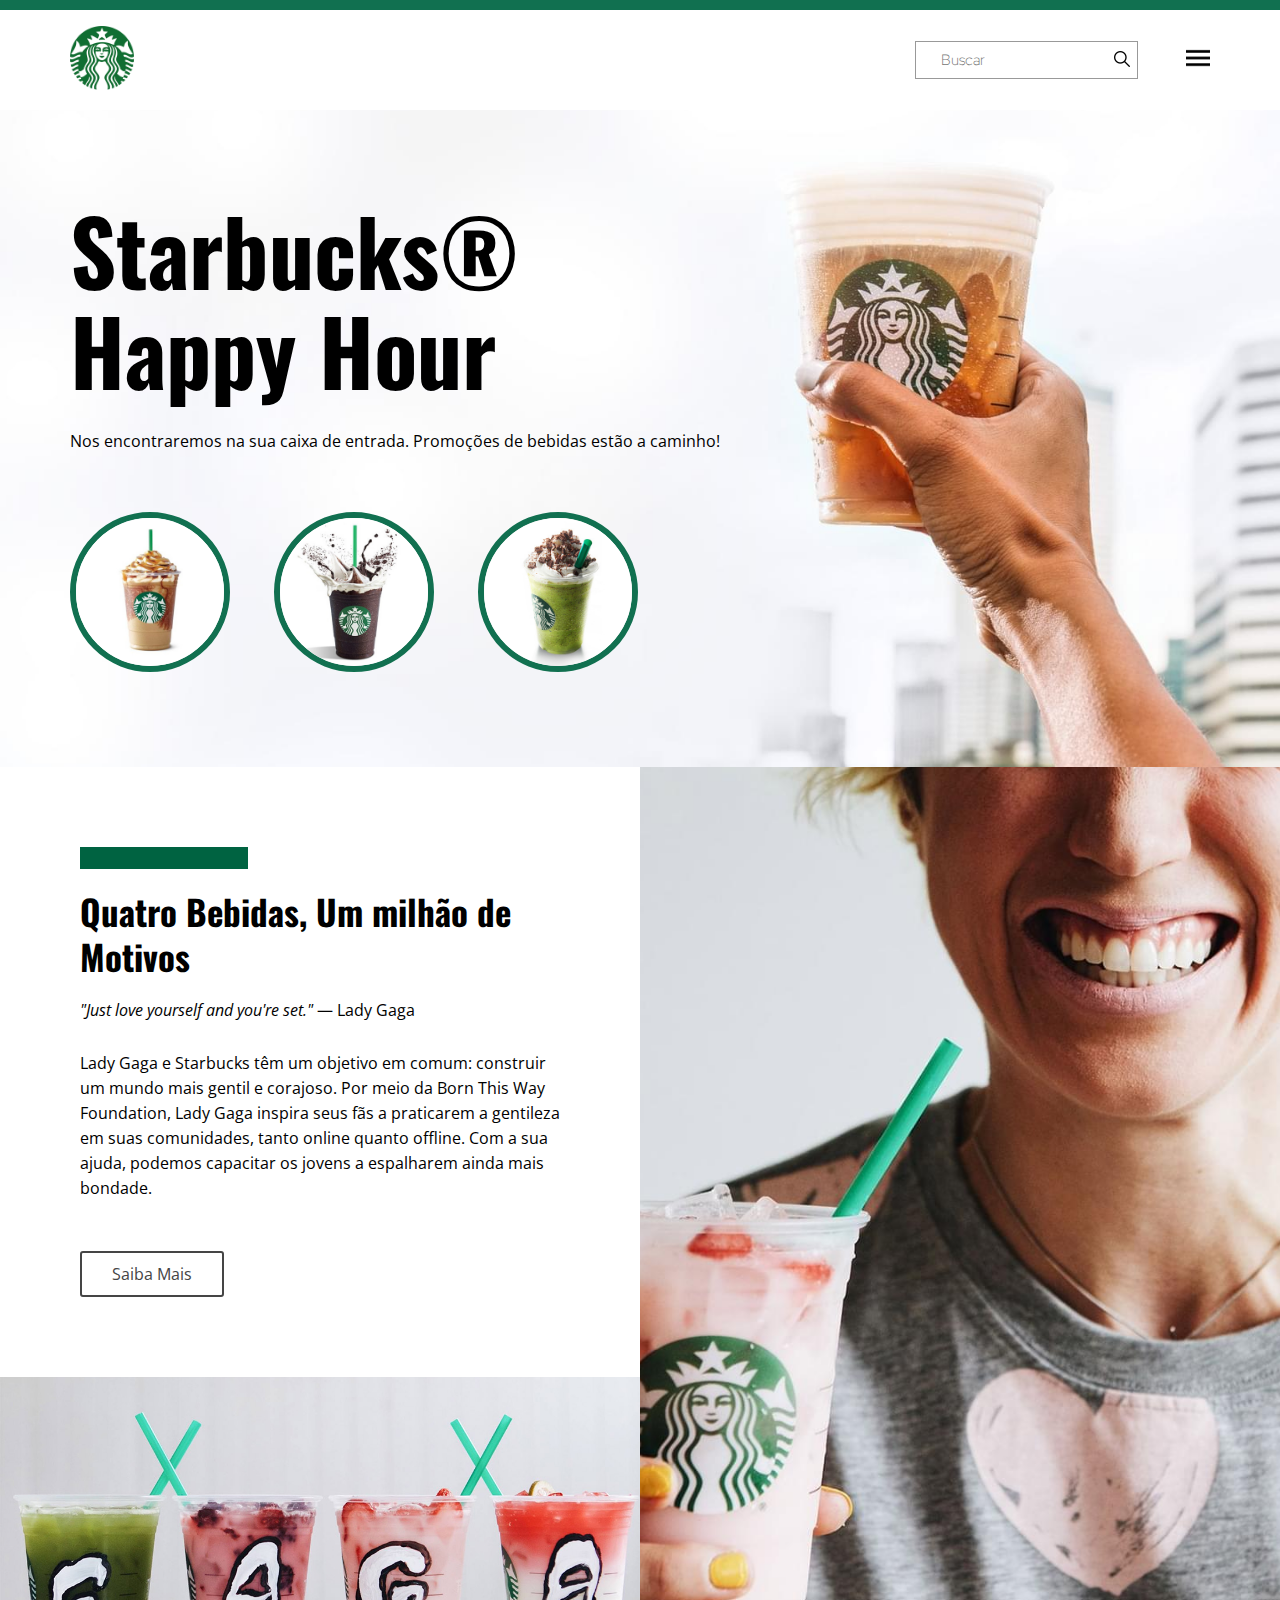
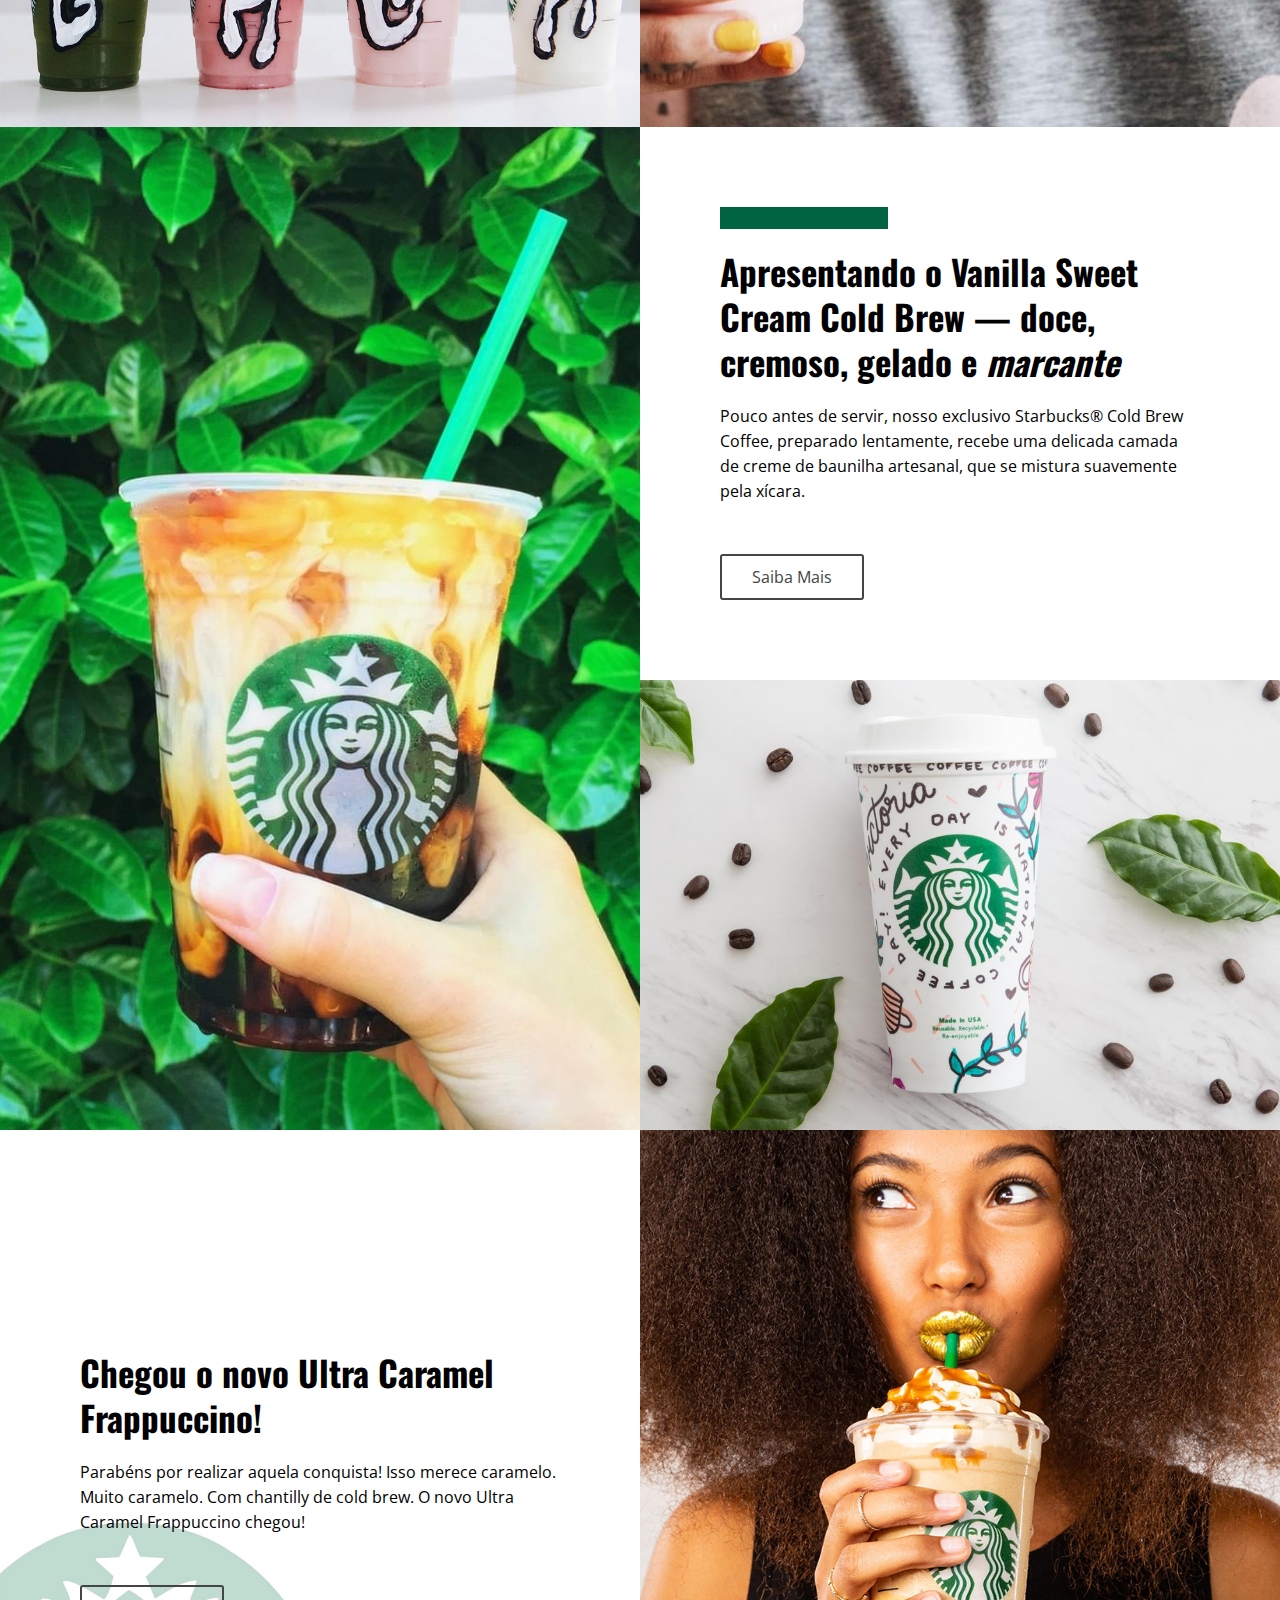
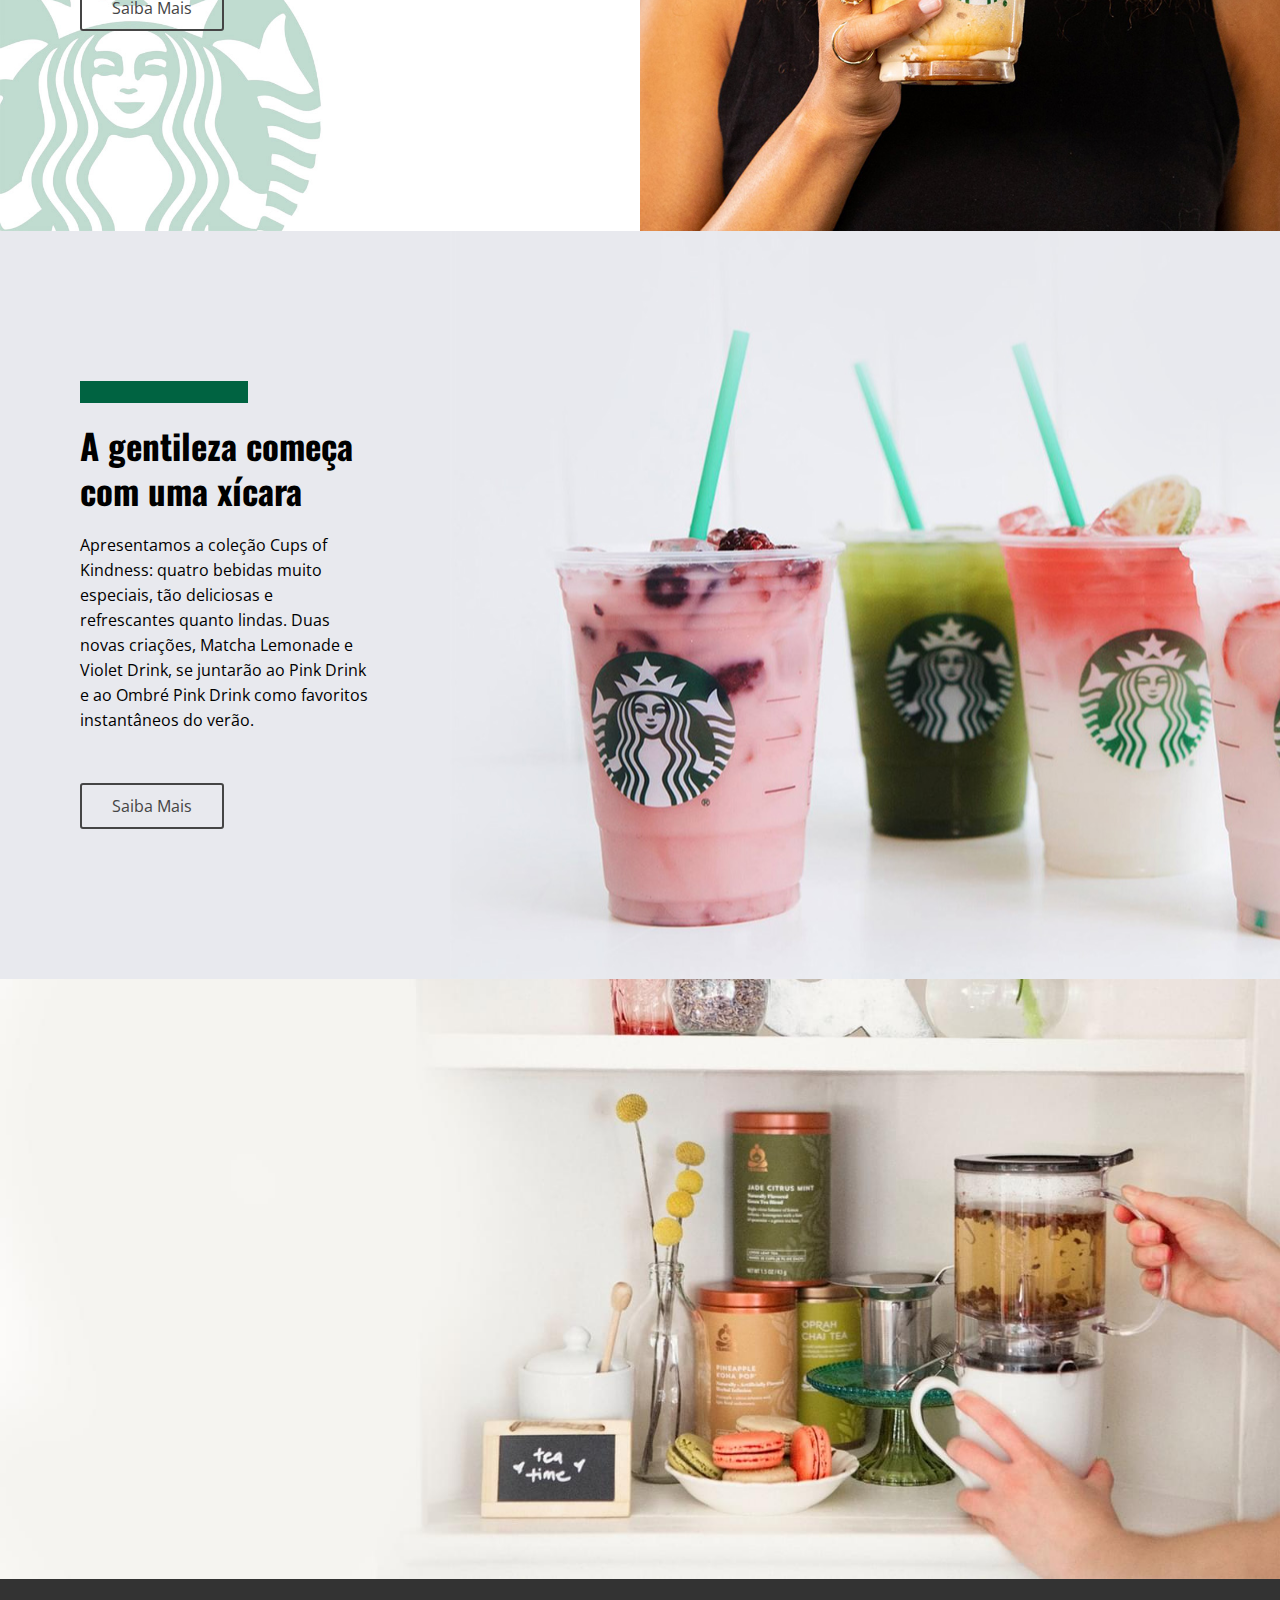
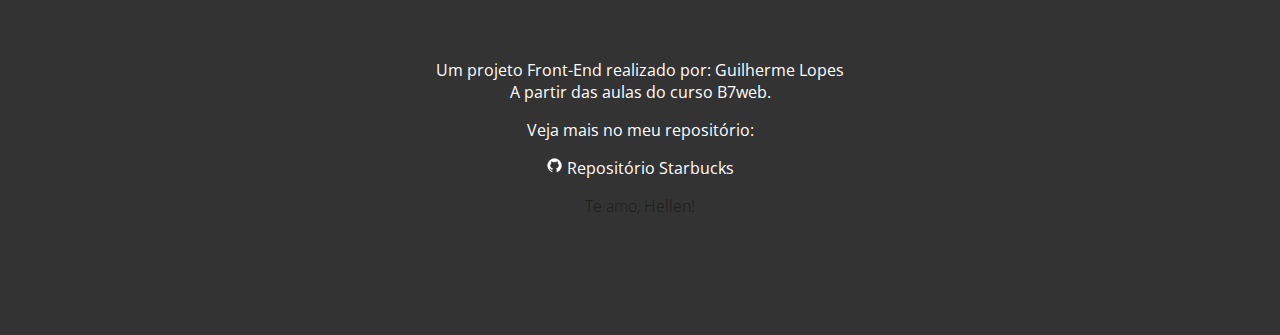
<file: src/index.html>
<!DOCTYPE html>
<html lang="pt-br">
  <head>
    <meta charset="UTF-8" />
    <meta name="viewport" content="width=device-width, initial-scale=1.0" />
    <meta property="og:title" content="Starbucks Template" />
    <meta property="og:description" content="A CSS Grid and Flexbox study case based on a Starbucks Landing Page." />
    <meta property="og:image" content="https://starbucks-template-phi.vercel.app/image.html" />
    <meta property="og:url" content="https://starbucks-template-phi.vercel.app" />
    <meta property="og:type" content="website" />
    <title>Starbucks</title>
    <link rel="stylesheet" href="assets\css\style.css" />
  </head>
  <body>
    <header>
      <div class="line"></div>
      <div class="container header--area">
        <div class="header-left">
          <a href="image.html"
            ><img src="assets/images/logo.png" alt="Logo Starbucks"
          /></a>
        </div>
        <div class="header--right">
          <div class="header--search">
            <form>
              <input type="text" name="search" placeholder="Buscar" />
              <button>
                <img src="assets/images/loupe.png" />
              </button>
            </form>
          </div>
          <div class="header--menu">
            <img src="assets/images/menu.png" />
          </div>
        </div>
      </div>
    </header>
    <section class="banner">
      <div class="container">
        <h1>Starbucks&reg<br />Happy Hour</h1>
        <span
          >Nos encontraremos na sua caixa de entrada. Promoções de bebidas estão
          a caminho!</span
        >
        <div class="banner--images">
          <img src="assets\images\c1.jpg" />
          <img src="assets\images\c2.jpg" />
          <img src="assets\images\c3.jpg" />
        </div>
      </div>
    </section>
    <section class="area1">
      <div class="area1--content">
        <div class="bar"></div>
        <h2>Quatro Bebidas, Um milhão de<br />Motivos</h2>

        <div class="area1--quote">
          <em>"Just love yourself and you're set."</em> — Lady Gaga
        </div>
        <div class="area1--text">
          Lady Gaga e Starbucks têm um objetivo em comum: construir um mundo
          mais gentil e corajoso. Por meio da Born This Way Foundation, Lady
          Gaga inspira seus fãs a praticarem a gentileza em suas comunidades,
          tanto online quanto offline. Com a sua ajuda, podemos capacitar os
          jovens a espalharem ainda mais bondade.
        </div>

        <a href="" class="button">Saiba Mais</a>
      </div>
      <div class="area1--img1"></div>
      <div class="area1--img2"></div>
    </section>
    <section class="area2">
      <div class="area2--content">
        <div class="bar"></div>
        <h2>
          Apresentando o Vanilla Sweet Cream Cold Brew — doce, cremoso, gelado e
          <em>marcante</em>
        </h2>
        <div class="area2--text">
          Pouco antes de servir, nosso exclusivo Starbucks&reg Cold Brew Coffee,
          preparado lentamente, recebe uma delicada camada de creme de baunilha
          artesanal, que se mistura suavemente pela xícara.
        </div>

        <a href="" class="button">Saiba Mais</a>
      </div>

      <div class="area2--img1"></div>
      <div class="area2--img2"></div>
    </section>

    <section class="area3">
      <div class="area3--content">
        <h2>Chegou o novo Ultra Caramel Frappuccino!</h2>
        <div class="area3--text">
          Parabéns por realizar aquela conquista! Isso merece caramelo. Muito
          caramelo. Com chantilly de cold brew. O novo Ultra Caramel Frappuccino
          chegou!
        </div>
        <a href="" class="button">Saiba Mais</a>
      </div>
      <div class="area3--img1"></div>
    </section>
    <section class="area4">
      <div class="area4--content">
        <div class="bar"></div>
        <h2>A gentileza começa com uma xícara</h2>
        <div class="area4--text">
          Apresentamos a coleção Cups of Kindness: quatro bebidas muito
          especiais, tão deliciosas e refrescantes quanto lindas. Duas novas
          criações, Matcha Lemonade e Violet Drink, se juntarão ao Pink Drink e
          ao Ombré Pink Drink como favoritos instantâneos do verão.
        </div>
        <a href="" class="button">Saiba Mais</a>
      </div>
      <div class="area4--img1"></div>
    </section>
    <section class="area5"></section>

    <footer>
      <div class="projeto-info">
        Um projeto Front-End realizado por: Guilherme Lopes<br />
        A partir das aulas do curso B7web.
        <p>Veja mais no meu repositório:</p>
        
        <div class="linkar">
          <a href="https://github.com/Nixwzy/starbucks-template"
            ><img src="assets\images\github-white.png" />
            Repositório Starbucks
          </a>
        </div>
        <p style="
        color: rgba(0, 0, 0, 0.5);
        font-weight: 100;
        ">Te amo, Hellen!</p>
        <br />
      </div>
    </footer>
  </body>
</html>
</file>
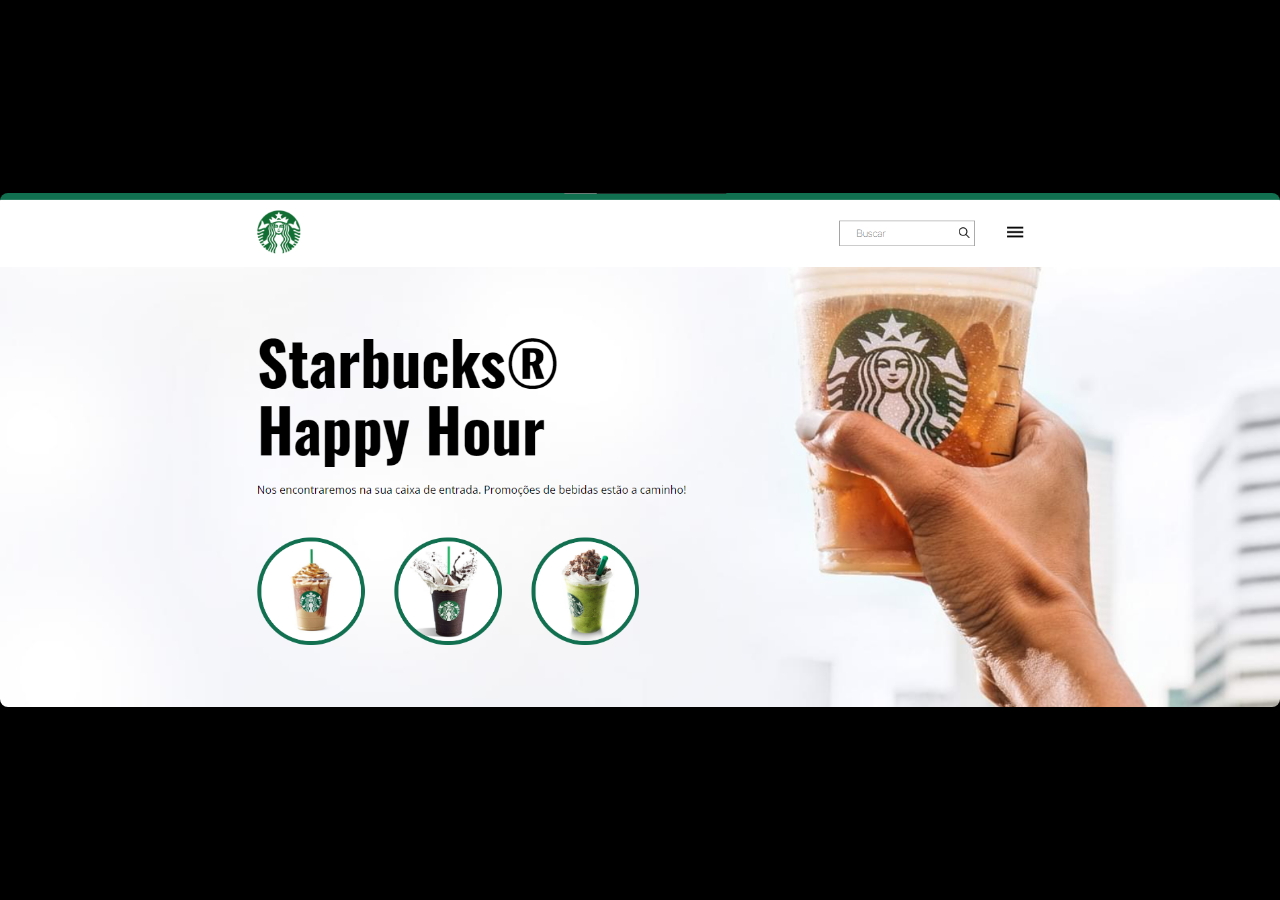
<file: src/image.html>
<!DOCTYPE html>
<html lang="en">
<head>
    <meta charset="UTF-8">
    <meta name="viewport" content="width=device-width, initial-scale=1.0">
    <title>img</title>
    <style>
        body {
          margin: 0;
          padding: 0;
          display: flex;
          justify-content: center;
          align-items: center;
          height: 100vh;
          background-color: black;
        }
    
        .image-container {
          display: flex;
          justify-content: center;
          align-items: center;
        }
    
        img {
          max-width: 100%;
          max-height: 100%;
          border-radius: 8px;
        }
      </style>
    </head>
    <body>
    
      <div class="image-container">
        <img src="assets\images\og-image.png"/>
      </div>
    
    
</body>
</html>
</file>
